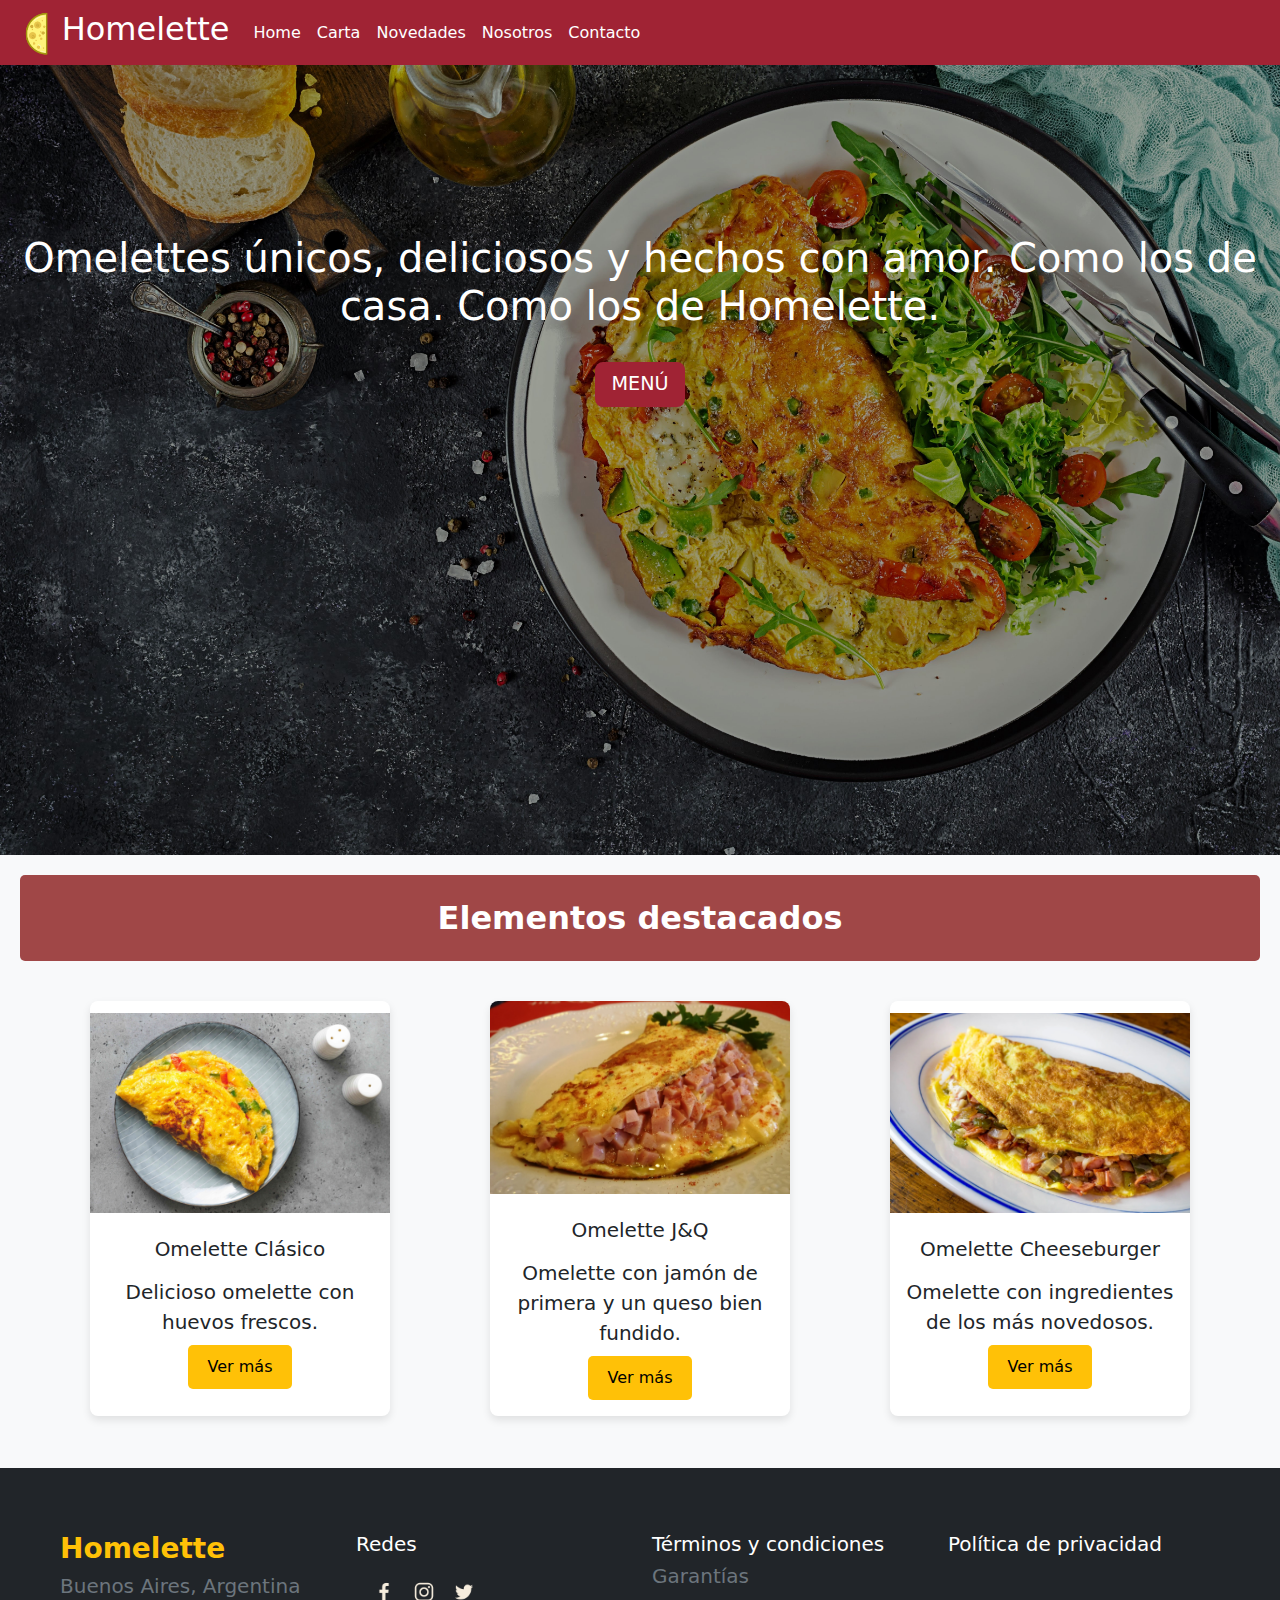
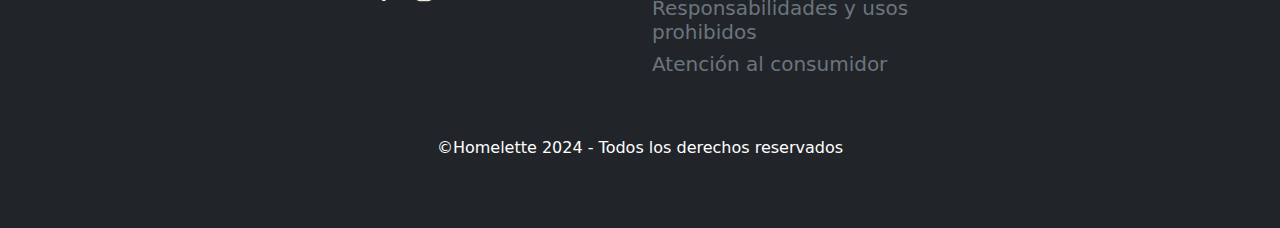
<file: index.html>
<!doctype html>
<html lang="en">
  <head>
    <meta charset="utf-8">
    <meta name="viewport" content="width=device-width, initial-scale=1">
    <!-- SEO -->
    <meta name="description" content="Disfruta de omelettes recién preparados en Homelette. Elige entre una variedad de sabores deliciosos y saludables, perfectos para un desayuno rápido y nutritivo. ¡Pide ahora!">
    
    <meta name="keywords" content="omelettes, recetas de omelettes, omelette fácil, omelette de queso, omelette vegano, omelette con verduras, omelette de jamón, desayuno saludable, recetas de desayuno, cocinar omelettes, ingredientes para omelettes, omelette esponjoso, omelette gourmet, trucos para omelettes, omelette para principiantes">
    <!-- Título -->
    <title>Homelette | Página principal</title>
    <!-- Linkeo Bootstrap-->
    <link href="https://cdn.jsdelivr.net/npm/bootstrap@5.3.3/dist/css/bootstrap.min.css" rel="stylesheet" integrity="sha384-QWTKZyjpPEjISv5WaRU9OFeRpok6YctnYmDr5pNlyT2bRjXh0JMhjY6hW+ALEwIH" crossorigin="anonymous">
    <!-- Linkeo SASS -->
     <link rel="stylesheet" href="./sass/styles.scss">
    <!-- Linkeo CSS -->
    <link rel="stylesheet" href="./estilos/styles.css">
  </head>

  <!-- Body -->
  <body>

    <!-- Header: Navbar con enlaces / Boton menú -->
    <header>
        <nav class="navbar navbar-expand-md bg-body-tertiary p-0 position-fixed w-100">
            <div class="container-fluid colorNavBar">
                <a class="navbar-brand text-white fs-2" href="#">
                    <img src="./imagenesFondo/homelette-logo.png" alt="Logo" width="30" height="24" class="d-inline-block align-text-top text-uppercase">Homelette
                </a>
                <button class="navbar-toggler border border-warning-subtle" type="button" data-bs-toggle="collapse" data-bs-target="#navbarSupportedContent" aria-controls="navbarSupportedContent" aria-expanded="false" aria-label="Toggle navigation">
                <span class="navbar-toggler-icon"></span>
                </button>
                <div class="collapse navbar-collapse" id="navbarSupportedContent">
                    <ul class="navbar-nav me-auto mb-2 mb-lg-0">
                        <li class="nav-item">
                            <a class="nav-link active text-white" aria-current="page" href="./index.html">Home</a>
                        </li>
                        <li class="nav-item">
                            <a class="nav-link text-white" href="./partesPagina/carta.html">Carta</a>
                        </li>
                        <li class="nav-item">
                            <a class="nav-link text-white" href="./partesPagina/novedades.html">Novedades</a>
                        </li>
                        <li class="nav-item">
                            <a class="nav-link text-white" href="./partesPagina/nosotros.html">Nosotros</a>
                        </li>
                        <li class="nav-item">
                            <a class="nav-link text-white" href="./partesPagina/contacto.html">Contacto</a>
                        </li>
                    </ul>
                </div>
            </div>  
          </nav>
          <section class="d-flex flex-column align-items-center justify-content-center h-75 px-3 gap-4">       
            <h1 class="text-white fw-lighter text-center">Omelettes únicos, deliciosos y hechos con amor. Como los de casa. Como los de Homelette.</h1>
            <a href="./partesPagina/carta.html" class="botonHeader text-white px-3 text-decoration-none">Menú</a>
          </section>
    </header>

    <!-- Main: Muestra rápida con Grid del menú / Elementos destacados -->
    <main>
        <section>
            <h2 class="text-center py-4 fw-normal text-white fw-bold fondoH2">Elementos destacados</h2>
        </section>
        <div class="gridResponsive">
            <!-- Item 1 -->
            <div class="contenedorMain">
                <img class="img-fluid" src="./imagenesCarta/omeletteClasico.jpg" alt="Omelette Clásico">
                <p class="fw-normal h5 p-2 m-0">Omelette Clásico</p>
                <p class="fw-lighter fs-5 p-2">Delicioso omelette con huevos frescos.</p>
                <a href="#" class="btn btn-warning mb-3">Ver más</a>
            </div>
    
            <!-- Item 2 -->
            <div class="contenedorMain">
                <img class="img-fluid" src="./imagenesCarta/omeletteJamonYQueso.jpg" alt="Omelette J&Q">
                <p class="fw-normal h5 p-2 m-0">Omelette J&Q</p>
                <p class="fw-lighter fs-5 p-2">Omelette con jamón de primera y un queso bien fundido.</p>
                <a href="#" class="btn btn-warning mb-3">Ver más</a>
            </div>
    
            <!-- Item 3 -->
            <div class="contenedorMain">
                <img class="img-fluid" src="./imagenesCarta/omeletteCheeseburguer.jpg" alt="Omelette Cheeseburger">
                <p class="fw-normal h5 p-2 m-0">Omelette Cheeseburger</p>
                <p class="fw-lighter fs-5 p-2">Omelette con ingredientes de los más novedosos.</p>
                <a href="#" class="btn btn-warning mb-3">Ver más</a>
            </div>
        </div>
    </main>
    
    <!-- Footer -->
    <footer>
        <section class="container-fluid">
          <div class="row p-5 bg-dark justify-content-center">
            <div class="col-xs-12 col-md-6 col-lg-3">
              <p class="text-warning h3 mt-3 fw-bold">Homelette</p>
              <p class="text-secondary h5">Buenos Aires, Argentina</p>
            </div>
            <div class="col-xs-12 col-md-6 col-lg-3">
              <p class="text-white h5 mt-3">Redes</p>
              <div>
                <section class="d-flex p-3 gap-2">
                  <a href="https://www.facebook.com" target="_blank" aria-label="Facebook" class="d-flex align-items-center text-white text-decoration-none">
                    <img src="./imagenesFondo/logoFb.png" alt="Logo Facebook" width="24" height="24" class="me-2">
                  </a>
                  <a href="https://www.instagram.com" target="_blank" aria-label="Instagram" class="d-flex align-items-center text-white text-decoration-none">
                    <img src="./imagenesFondo/logoIg.png" alt="Logo Instagram" width="24" height="24" class="me-2"> 
                  </a>
                  <a href="https://www.twitter.com" target="_blank" aria-label="Twitter" class="d-flex align-items-center text-white text-decoration-none">
                    <img src="./imagenesFondo/logoTw.png" alt="Logo Twitter" width="24" height="24" class="me-2">
                  </a>
                </section>
              </div>
            </div>
            <div class="col-xs-12 col-md-6 col-lg-3">
              <p class="text-white h5 mt-3">Términos y condiciones</p>
              <p class="text-secondary h5">Garantías</p>
              <p class="text-secondary h5">Responsabilidades y usos prohibidos</p>
              <p class="text-secondary h5">Atención al consumidor</p>
            </div>
            <div class="col-xs-12 col-md-6 col-lg-3">
              <p class="text-white h5 mt-3">Política de privacidad</p>
            </div>
            <p class="text-white text-center mt-5 p-1">©Homelette 2024 - Todos los derechos reservados</p>
          </div>
        </section>
      </footer>

    <!-- Scrip de Bootstrap -->

    <script src="https://cdn.jsdelivr.net/npm/bootstrap@5.3.3/dist/js/bootstrap.bundle.min.js" integrity="sha384-YvpcrYf0tY3lHB60NNkmXc5s9fDVZLESaAA55NDzOxhy9GkcIdslK1eN7N6jIeHz" crossorigin="anonymous"></script>

  </body>
</html>
</file>
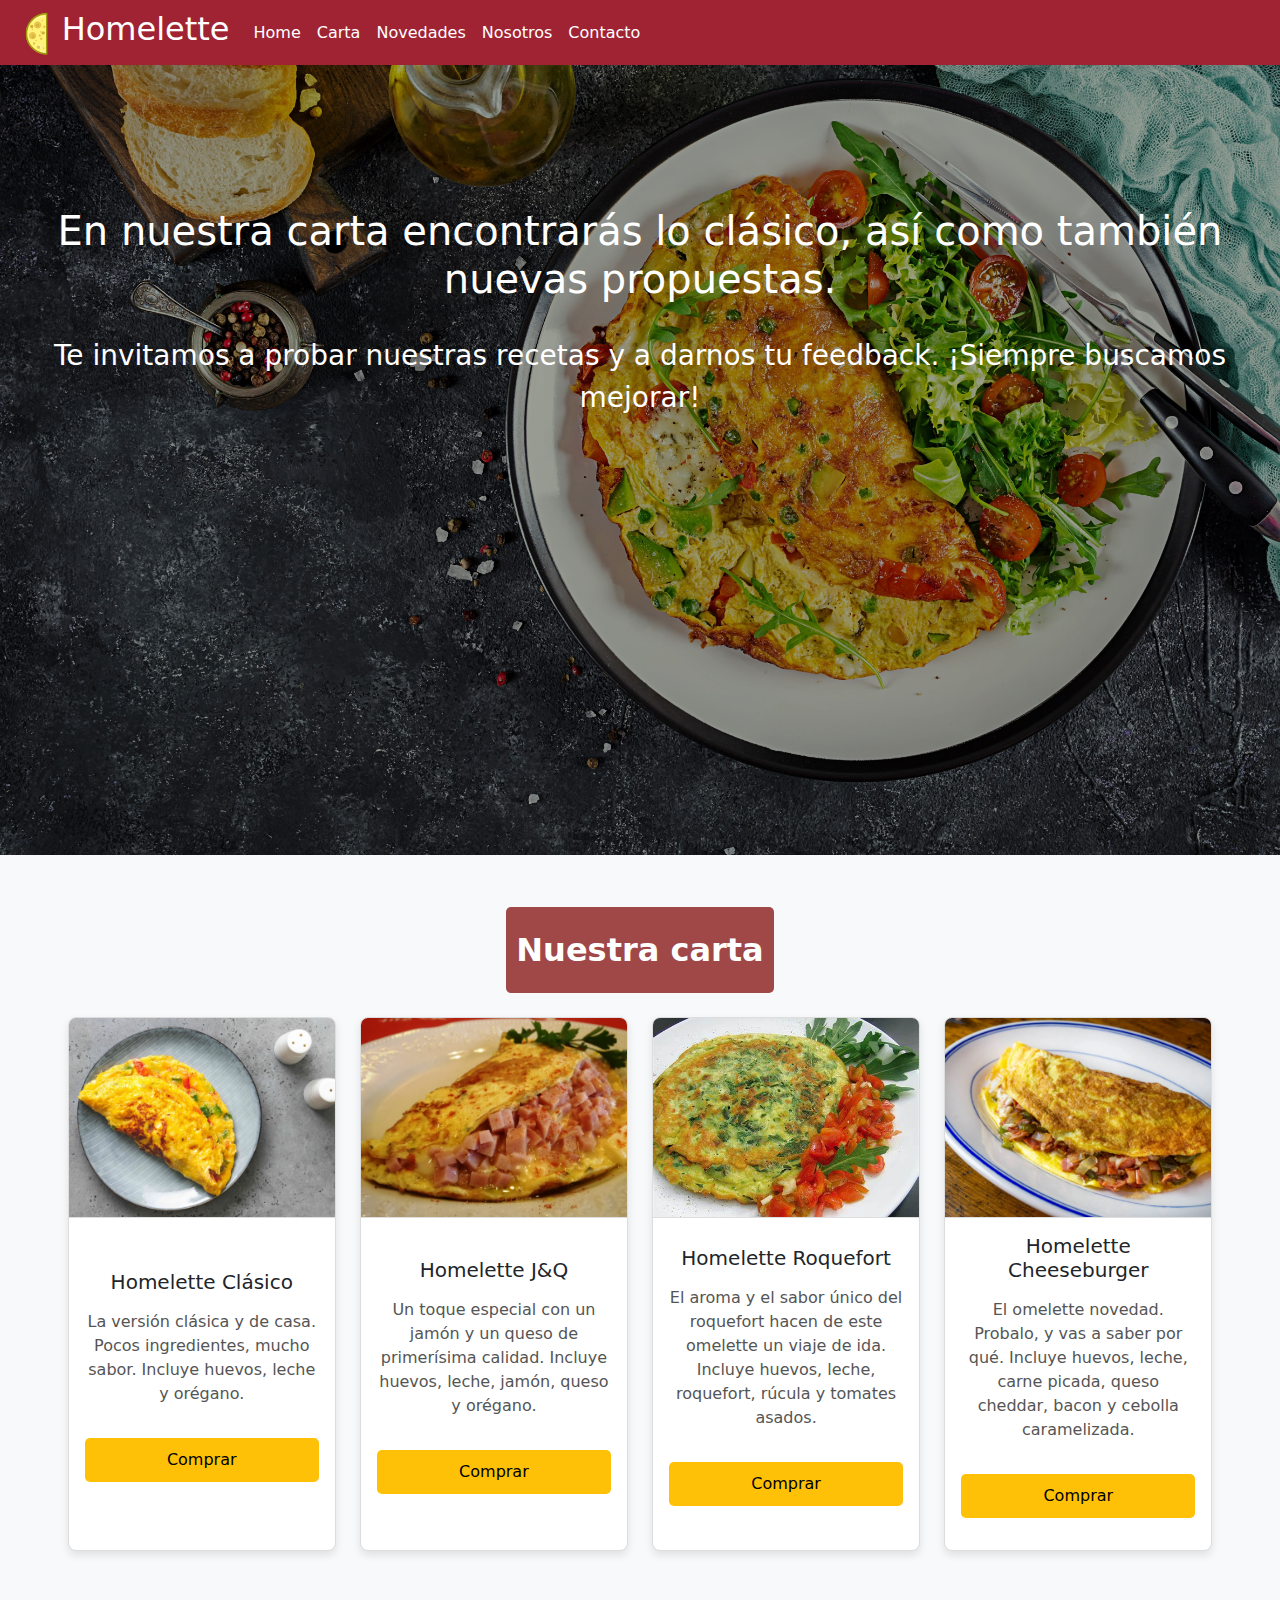
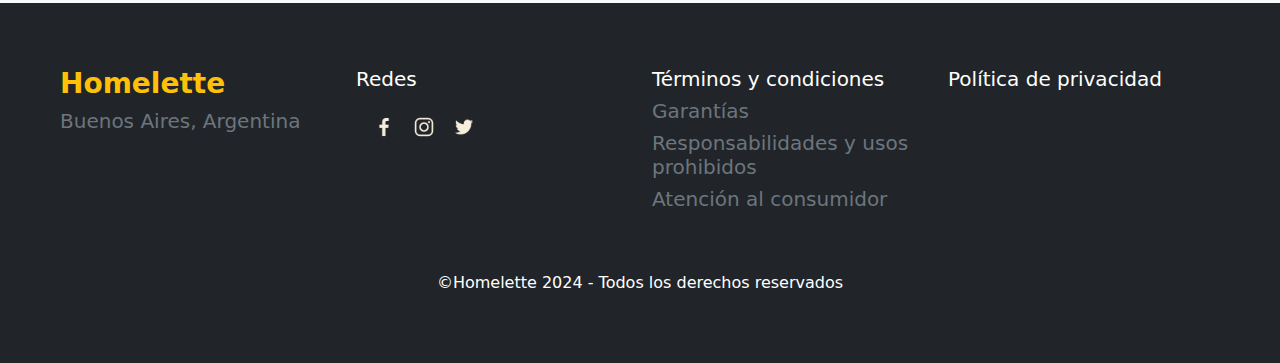
<file: partesPagina/carta.html>
<!doctype html>
<html lang="en">
  <head>
    <meta charset="utf-8">
    <meta name="viewport" content="width=device-width, initial-scale=1">
    <!-- Título -->
    <title>Homelette | Carta</title>
    <!-- Linkeo Bootstrap-->
    <link href="https://cdn.jsdelivr.net/npm/bootstrap@5.3.3/dist/css/bootstrap.min.css" rel="stylesheet" integrity="sha384-QWTKZyjpPEjISv5WaRU9OFeRpok6YctnYmDr5pNlyT2bRjXh0JMhjY6hW+ALEwIH" crossorigin="anonymous">
    <!-- Linkeo CSS -->
    <link rel="stylesheet" href="../estilos/styles.css">
  </head>

  <header>
    <nav class="navbar navbar-expand-md bg-body-tertiary p-0 position-fixed w-100">
        <div class="container-fluid colorNavBar">
            <a class="navbar-brand text-white fs-2" href="#">
                <img src="../imagenesFondo/homelette-logo.png" alt="Logo" width="30" height="24" class="d-inline-block align-text-top text-uppercase">Homelette
            </a>
            <button class="navbar-toggler border border-warning-subtle" type="button" data-bs-toggle="collapse" data-bs-target="#navbarSupportedContent" aria-controls="navbarSupportedContent" aria-expanded="false" aria-label="Toggle navigation">
            <span class="navbar-toggler-icon"></span>
            </button>
            <div class="collapse navbar-collapse" id="navbarSupportedContent">
                <ul class="navbar-nav me-auto mb-2 mb-lg-0">
                    <li class="nav-item">
                        <a class="nav-link active text-white" aria-current="page" href="../index.html">Home</a>
                    </li>
                    <li class="nav-item">
                        <a class="nav-link text-white" href="./carta.html">Carta</a>
                    </li>
                    <li class="nav-item">
                        <a class="nav-link text-white" href="./novedades.html">Novedades</a>
                    </li>
                    <li class="nav-item">
                        <a class="nav-link text-white" href="./nosotros.html">Nosotros</a>
                    </li>
                    <li class="nav-item">
                        <a class="nav-link text-white" href="./contacto.html">Contacto</a>
                    </li>
                </ul>
            </div>
        </div>  
      </nav>
      <section class="d-flex flex-column align-items-center justify-content-center h-75 px-3 gap-4">       
        <h1 class="text-white fw-normal text-center">En nuestra carta encontrarás lo clásico, así como también nuevas propuestas.</h1>
        <p class="text-white fw-lighter text-center fs-3">Te invitamos a probar nuestras recetas y a darnos tu feedback. ¡Siempre buscamos mejorar!</p>
      </section>
  </header>

  <!--Main-->
  <main>
    <section class="carta-section d-flex flex-column align-items-center">
        <h2 class="text-center py-4 fw-normal text-white fw-bold fondoH2 mb-4">Nuestra carta</h2>
        <div class="gridCarta">
            <!-- Plato 1 -->
            <div class="plato-item">
                <img src="../imagenesCarta/omeletteClasico.jpg" alt="omeletteClasico" class="card-img">
                <div class="card-body">
                    <h3 class="plato-title">Homelette Clásico</h3>
                    <p class="plato-description">La versión clásica y de casa. Pocos ingredientes, mucho sabor. Incluye huevos, leche y orégano.</p>
                    <button class="btn btn-warning mb-3">Comprar</button>
                </div>
            </div>
            
            <!-- Plato 2 -->
            <div class="plato-item">
                <img src="../imagenesCarta/omeletteJamonYQueso.jpg" alt="OmeletteJamonYQueso" class="card-img">
                <div class="card-body">
                    <h3 class="plato-title">Homelette J&Q</h3>
                    <p class="plato-description">Un toque especial con un jamón y un queso de primerísima calidad. Incluye huevos, leche, jamón, queso y orégano.</p>
                    <button class="btn btn-warning mb-3">Comprar</button>
                </div>
            </div>

            <!-- Plato 3 -->
            <div class="plato-item">
                <img src="../imagenesCarta/omeletteRoquefort.jfif" alt="omeletteRoquefort" class="card-img">
                <div class="card-body">
                    <h3 class="plato-title">Homelette Roquefort</h3>
                    <p class="plato-description">El aroma y el sabor único del roquefort hacen de este omelette un viaje de ida. Incluye huevos, leche, roquefort, rúcula y tomates asados.</p>
                    <button class="btn btn-warning mb-3">Comprar</button>
                </div>
            </div>

            <!-- Plato 4 -->
            <div class="plato-item">
                <img src="../imagenesCarta/omeletteCheeseburguer.jpg" alt="omeletteCheeseburguer" class="card-img">
                <div class="card-body">
                    <h3 class="plato-title">Homelette Cheeseburger</h3>
                    <p class="plato-description">El omelette novedad. Probalo, y vas a saber por qué. Incluye huevos, leche, carne picada, queso cheddar, bacon y cebolla caramelizada.</p>
                    <button class="btn btn-warning mb-3">Comprar</button>
                </div>
            </div>
        </div>
    </section>
  </main>
  <!--Footer-->
  <footer>
    <section class="container-fluid">
        <div class="row p-5 bg-dark justify-content-center">
          <div class="col-xs-12 col-md-6 col-lg-3">
            <p class="text-warning h3 mt-3 fw-bold">Homelette</p>
            <p class="text-secondary h5">Buenos Aires, Argentina</p>
          </div>
          <div class="col-xs-12 col-md-6 col-lg-3">
            <p class="text-white h5 mt-3">Redes</p>
            <div>
              <section class="d-flex p-3 gap-2">
                <a href="https://www.facebook.com" target="_blank" aria-label="Facebook" class="d-flex align-items-center text-white text-decoration-none">
                  <img src="../imagenesFondo/logoFb.png" alt="Logo Facebook" width="24" height="24" class="me-2">
                </a>
                <a href="https://www.instagram.com" target="_blank" aria-label="Instagram" class="d-flex align-items-center text-white text-decoration-none">
                  <img src="../imagenesFondo/logoIg.png" alt="Logo Instagram" width="24" height="24" class="me-2"> 
                </a>
                <a href="https://www.twitter.com" target="_blank" aria-label="Twitter" class="d-flex align-items-center text-white text-decoration-none">
                  <img src="../imagenesFondo/logoTw.png" alt="Logo Twitter" width="24" height="24" class="me-2">
                </a>
              </section>
            </div>
          </div>
          <div class="col-xs-12 col-md-6 col-lg-3">
            <p class="text-white h5 mt-3">Términos y condiciones</p>
            <p class="text-secondary h5">Garantías</p>
            <p class="text-secondary h5">Responsabilidades y usos prohibidos</p>
            <p class="text-secondary h5">Atención al consumidor</p>
          </div>
          <div class="col-xs-12 col-md-6 col-lg-3">
            <p class="text-white h5 mt-3">Política de privacidad</p>
          </div>
          <p class="text-white text-center mt-5 p-1">©Homelette 2024 - Todos los derechos reservados</p>
        </div>
      </section>
  </footer>
<body>
    <!-- Scrip de Bootstrap -->

    <script src="https://cdn.jsdelivr.net/npm/bootstrap@5.3.3/dist/js/bootstrap.bundle.min.js" integrity="sha384-YvpcrYf0tY3lHB60NNkmXc5s9fDVZLESaAA55NDzOxhy9GkcIdslK1eN7N6jIeHz" crossorigin="anonymous"></script>

</body>
</html>
</file>
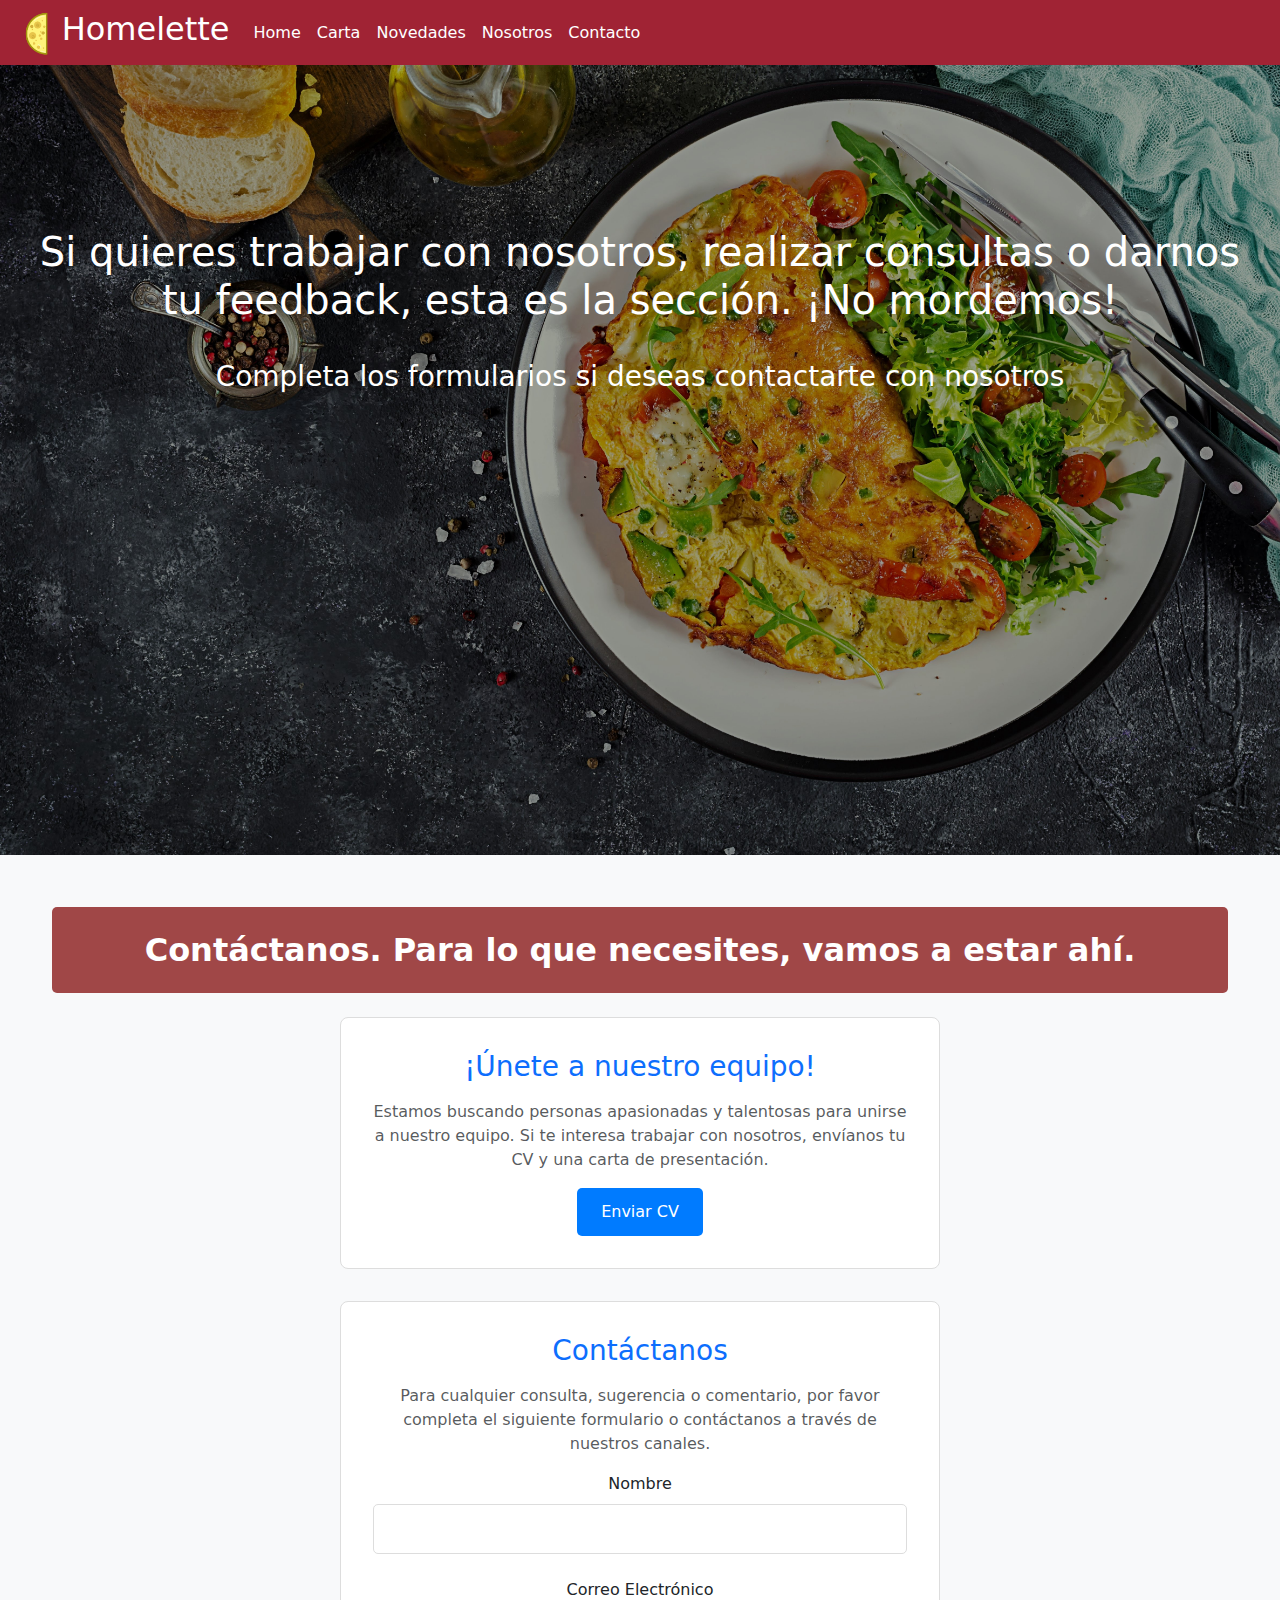
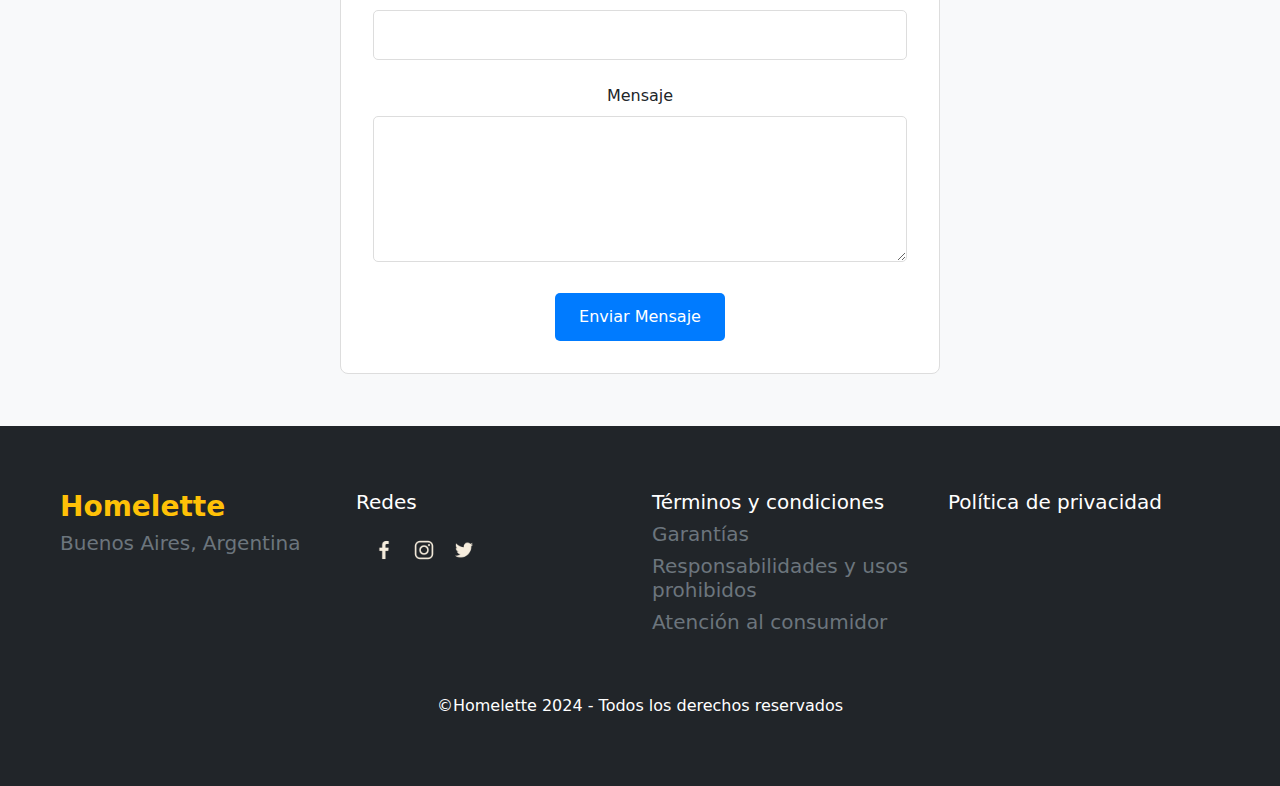
<file: partesPagina/contacto.html>
<!doctype html>
<html lang="en">
  <head>
    <meta charset="utf-8">
    <meta name="viewport" content="width=device-width, initial-scale=1">
    <!-- Título -->
    <title>Homelette | Contacto</title>
    <!-- Linkeo Bootstrap-->
    <link href="https://cdn.jsdelivr.net/npm/bootstrap@5.3.3/dist/css/bootstrap.min.css" rel="stylesheet" integrity="sha384-QWTKZyjpPEjISv5WaRU9OFeRpok6YctnYmDr5pNlyT2bRjXh0JMhjY6hW+ALEwIH" crossorigin="anonymous">
    <!-- Linkeo CSS -->
    <link rel="stylesheet" href="../estilos/styles.css">
  </head>

  <header>
    <nav class="navbar navbar-expand-md bg-body-tertiary p-0 position-fixed w-100">
        <div class="container-fluid colorNavBar">
            <a class="navbar-brand text-white fs-2" href="#">
                <img src="../imagenesFondo/homelette-logo.png" alt="Logo" width="30" height="24" class="d-inline-block align-text-top text-uppercase">Homelette
            </a>
            <button class="navbar-toggler border border-warning-subtle" type="button" data-bs-toggle="collapse" data-bs-target="#navbarSupportedContent" aria-controls="navbarSupportedContent" aria-expanded="false" aria-label="Toggle navigation">
            <span class="navbar-toggler-icon"></span>
            </button>
            <div class="collapse navbar-collapse" id="navbarSupportedContent">
                <ul class="navbar-nav me-auto mb-2 mb-lg-0">
                    <li class="nav-item">
                        <a class="nav-link active text-white" aria-current="page" href="../index.html">Home</a>
                    </li>
                    <li class="nav-item">
                        <a class="nav-link text-white" href="./carta.html">Carta</a>
                    </li>
                    <li class="nav-item">
                        <a class="nav-link text-white" href="./novedades.html">Novedades</a>
                    </li>
                    <li class="nav-item">
                        <a class="nav-link text-white" href="./nosotros.html">Nosotros</a>
                    </li>
                    <li class="nav-item">
                        <a class="nav-link text-white" href="./contacto.html">Contacto</a>
                    </li>
                </ul>
            </div>
        </div>  
      </nav>
      <section class="d-flex flex-column align-items-center justify-content-center h-75 px-3 gap-4">       
        <h1 class="text-white fw-normal text-center">Si quieres trabajar con nosotros, realizar consultas o darnos tu feedback, esta es la sección. ¡No mordemos!</h1>
        <p class="text-white fw-lighter text-center fs-3">Completa los formularios si deseas contactarte con nosotros</p>
      </section>
  </header>
  <!--Main-->
  <main>
    <section class="contacto-section">
        <h2 class="text-center py-4 fw-normal text-white fw-bold fondoH2">Contáctanos. Para lo que necesites, vamos a estar ahí.</h2>
        <div class="contact-content">
            <!-- Reclutamiento -->
            <div class="contactoInfo">
                <h3 class="text-primary">¡Únete a nuestro equipo!</h3>
                <p class="text-muted">Estamos buscando personas apasionadas y talentosas para unirse a nuestro equipo. Si te interesa trabajar con nosotros, envíanos tu CV y una carta de presentación.</p>
                <a href="mailto:reclutamiento@homelette.com" class="btn btn-primary">Enviar CV</a>
            </div>
            
            <!-- Contacto General -->
            <div class="formaContacto">
                <h3 class="text-primary">Contáctanos</h3>
                <p class="text-muted">Para cualquier consulta, sugerencia o comentario, por favor completa el siguiente formulario o contáctanos a través de nuestros canales.</p>
                <form action="mailto:contacto@homelette.com" method="post" enctype="text/plain">
                    <div class="form-group">
                        <label for="name" class="form-label">Nombre</label>
                        <input type="text" id="name" name="name" class="form-input" required>
                    </div>
                    <div class="form-group">
                        <label for="email" class="form-label">Correo Electrónico</label>
                        <input type="email" id="email" name="email" class="form-input" required>
                    </div>
                    <div class="form-group">
                        <label for="message" class="form-label">Mensaje</label>
                        <textarea id="message" name="message" class="form-input" rows="5" required></textarea>
                    </div>
                    <button type="submit" class="btn btn-primary">Enviar Mensaje</button>
                </form>
            </div>
        </div>
    </section>
  </main>

  <!--Footer-->
  <footer>
    <section class="container-fluid">
        <div class="row p-5 bg-dark justify-content-center">
          <div class="col-xs-12 col-md-6 col-lg-3">
            <p class="text-warning h3 mt-3 fw-bold">Homelette</p>
            <p class="text-secondary h5">Buenos Aires, Argentina</p>
          </div>
          <div class="col-xs-12 col-md-6 col-lg-3">
            <p class="text-white h5 mt-3">Redes</p>
            <div>
              <section class="d-flex p-3 gap-2">
                <a href="https://www.facebook.com" target="_blank" aria-label="Facebook" class="d-flex align-items-center text-white text-decoration-none">
                  <img src="../imagenesFondo/logoFb.png" alt="Logo Facebook" width="24" height="24" class="me-2">
                </a>
                <a href="https://www.instagram.com" target="_blank" aria-label="Instagram" class="d-flex align-items-center text-white text-decoration-none">
                  <img src="../imagenesFondo/logoIg.png" alt="Logo Instagram" width="24" height="24" class="me-2"> 
                </a>
                <a href="https://www.twitter.com" target="_blank" aria-label="Twitter" class="d-flex align-items-center text-white text-decoration-none">
                  <img src="../imagenesFondo/logoTw.png" alt="Logo Twitter" width="24" height="24" class="me-2">
                </a>
              </section>
            </div>
          </div>
          <div class="col-xs-12 col-md-6 col-lg-3">
            <p class="text-white h5 mt-3">Términos y condiciones</p>
            <p class="text-secondary h5">Garantías</p>
            <p class="text-secondary h5">Responsabilidades y usos prohibidos</p>
            <p class="text-secondary h5">Atención al consumidor</p>
          </div>
          <div class="col-xs-12 col-md-6 col-lg-3">
            <p class="text-white h5 mt-3">Política de privacidad</p>
          </div>
          <p class="text-white text-center mt-5 p-1">©Homelette 2024 - Todos los derechos reservados</p>
        </div>
      </section>
  </footer>
<body>
    <!-- Scrip de Bootstrap -->

    <script src="https://cdn.jsdelivr.net/npm/bootstrap@5.3.3/dist/js/bootstrap.bundle.min.js" integrity="sha384-YvpcrYf0tY3lHB60NNkmXc5s9fDVZLESaAA55NDzOxhy9GkcIdslK1eN7N6jIeHz" crossorigin="anonymous"></script>
</body>
</html>
</file>
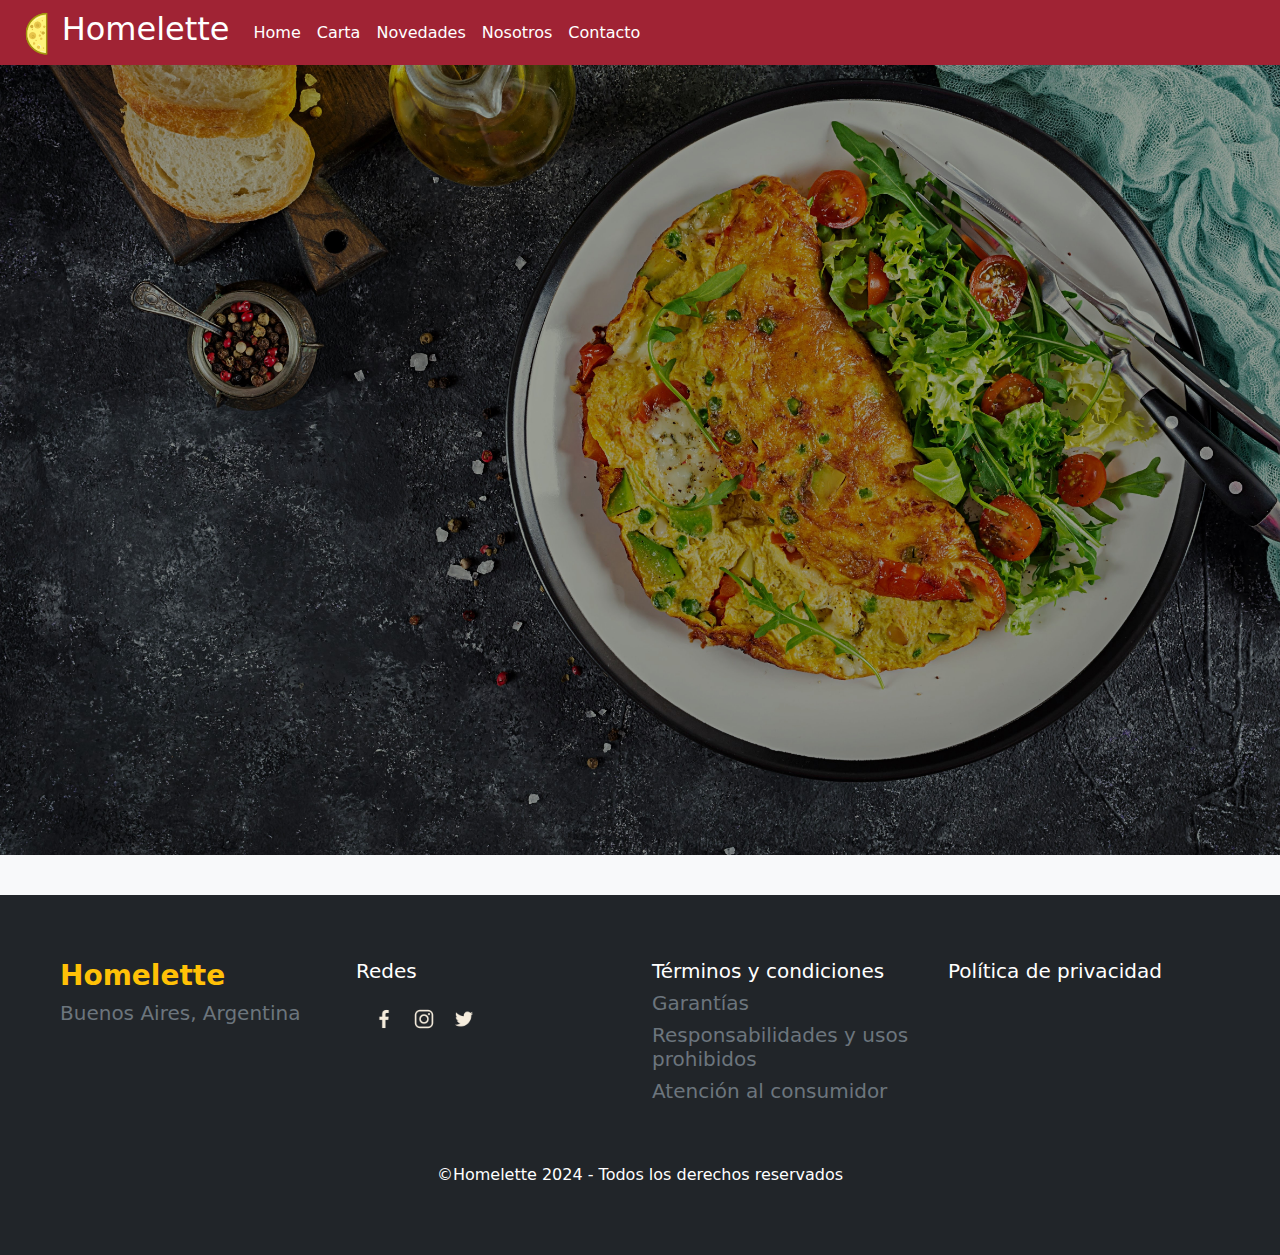
<file: partesPagina/nosotros.html>
<!doctype html>
<html lang="en">
  <head>
    <meta charset="utf-8">
    <meta name="viewport" content="width=device-width, initial-scale=1">
    <!-- Título -->
    <title>Homelette | Nosotros</title>
    <!-- Linkeo Bootstrap-->
    <link href="https://cdn.jsdelivr.net/npm/bootstrap@5.3.3/dist/css/bootstrap.min.css" rel="stylesheet" integrity="sha384-QWTKZyjpPEjISv5WaRU9OFeRpok6YctnYmDr5pNlyT2bRjXh0JMhjY6hW+ALEwIH" crossorigin="anonymous">
    <!-- Linkeo CSS -->
    <link rel="stylesheet" href="../estilos/styles.css">
  </head>

  <header>
    <nav class="navbar navbar-expand-md bg-body-tertiary p-0 position-fixed w-100">
        <div class="container-fluid colorNavBar">
            <a class="navbar-brand text-white fs-2" href="#">
                <img src="../imagenesFondo/homelette-logo.png" alt="Logo" width="30" height="24" class="d-inline-block align-text-top text-uppercase">Homelette
            </a>
            <button class="navbar-toggler border border-warning-subtle" type="button" data-bs-toggle="collapse" data-bs-target="#navbarSupportedContent" aria-controls="navbarSupportedContent" aria-expanded="false" aria-label="Toggle navigation">
            <span class="navbar-toggler-icon"></span>
            </button>
            <div class="collapse navbar-collapse" id="navbarSupportedContent">
                <ul class="navbar-nav me-auto mb-2 mb-lg-0">
                    <li class="nav-item">
                        <a class="nav-link active text-white" aria-current="page" href="../index.html">Home</a>
                    </li>
                    <li class="nav-item">
                        <a class="nav-link text-white" href="./carta.html">Carta</a>
                    </li>
                    <li class="nav-item">
                        <a class="nav-link text-white" href="./novedades.html">Novedades</a>
                    </li>
                    <li class="nav-item">
                        <a class="nav-link text-white" href="./nosotros.html">Nosotros</a>
                    </li>
                    <li class="nav-item">
                        <a class="nav-link text-white" href="./contacto.html">Contacto</a>
                    </li>
                </ul>
            </div>
        </div>  
      </nav>
  </header>
  <main>

  </main>
  <footer>
    <section class="container-fluid">
        <div class="row p-5 bg-dark justify-content-center">
          <div class="col-xs-12 col-md-6 col-lg-3">
            <p class="text-warning h3 mt-3 fw-bold">Homelette</p>
            <p class="text-secondary h5">Buenos Aires, Argentina</p>
          </div>
          <div class="col-xs-12 col-md-6 col-lg-3">
            <p class="text-white h5 mt-3">Redes</p>
            <div>
              <section class="d-flex p-3 gap-2">
                <a href="https://www.facebook.com" target="_blank" aria-label="Facebook" class="d-flex align-items-center text-white text-decoration-none">
                  <img src="../imagenesFondo/logoFb.png" alt="Logo Facebook" width="24" height="24" class="me-2">
                </a>
                <a href="https://www.instagram.com" target="_blank" aria-label="Instagram" class="d-flex align-items-center text-white text-decoration-none">
                  <img src="../imagenesFondo/logoIg.png" alt="Logo Instagram" width="24" height="24" class="me-2"> 
                </a>
                <a href="https://www.twitter.com" target="_blank" aria-label="Twitter" class="d-flex align-items-center text-white text-decoration-none">
                  <img src="../imagenesFondo/logoTw.png" alt="Logo Twitter" width="24" height="24" class="me-2">
                </a>
              </section>
            </div>
          </div>
          <div class="col-xs-12 col-md-6 col-lg-3">
            <p class="text-white h5 mt-3">Términos y condiciones</p>
            <p class="text-secondary h5">Garantías</p>
            <p class="text-secondary h5">Responsabilidades y usos prohibidos</p>
            <p class="text-secondary h5">Atención al consumidor</p>
          </div>
          <div class="col-xs-12 col-md-6 col-lg-3">
            <p class="text-white h5 mt-3">Política de privacidad</p>
          </div>
          <p class="text-white text-center mt-5 p-1">©Homelette 2024 - Todos los derechos reservados</p>
        </div>
      </section>
  </footer>
<body>
    <!-- Scrip de Bootstrap -->

    <script src="https://cdn.jsdelivr.net/npm/bootstrap@5.3.3/dist/js/bootstrap.bundle.min.js" integrity="sha384-YvpcrYf0tY3lHB60NNkmXc5s9fDVZLESaAA55NDzOxhy9GkcIdslK1eN7N6jIeHz" crossorigin="anonymous"></script>
</body>
</html>
</file>
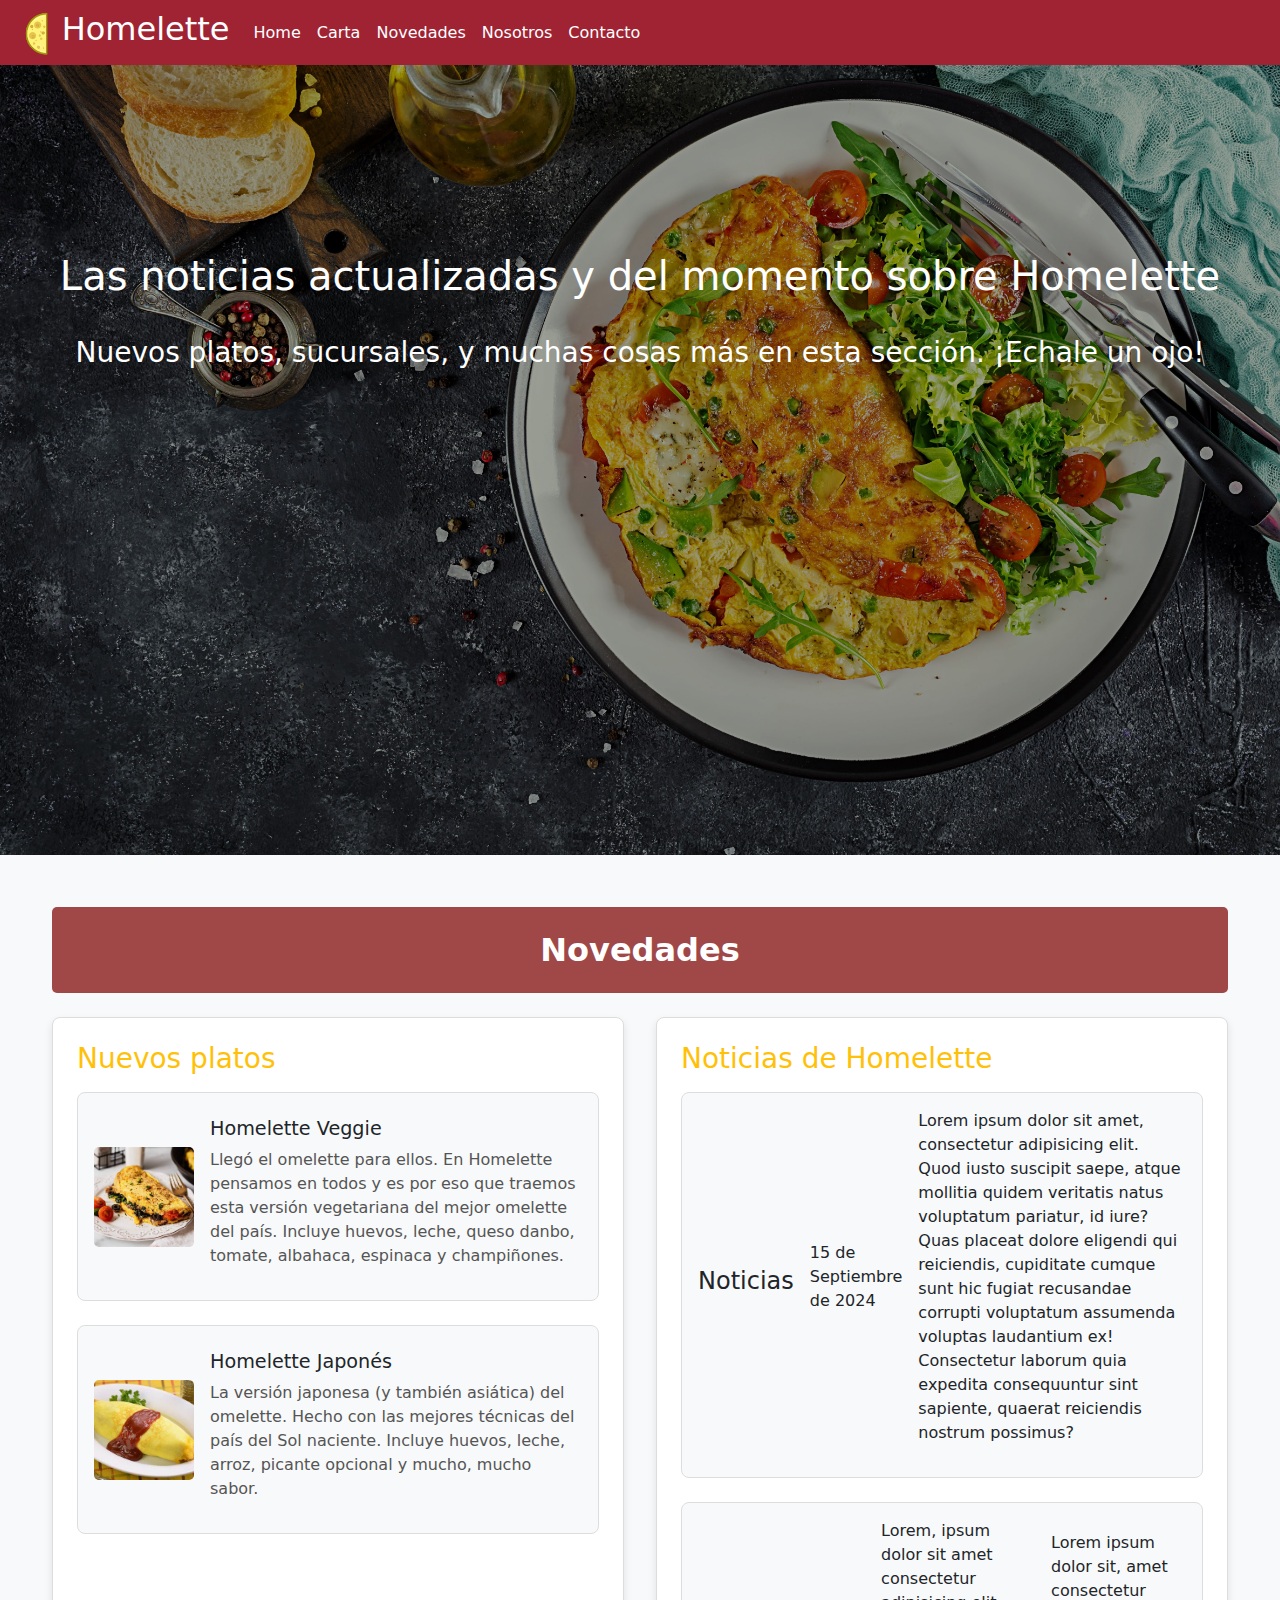
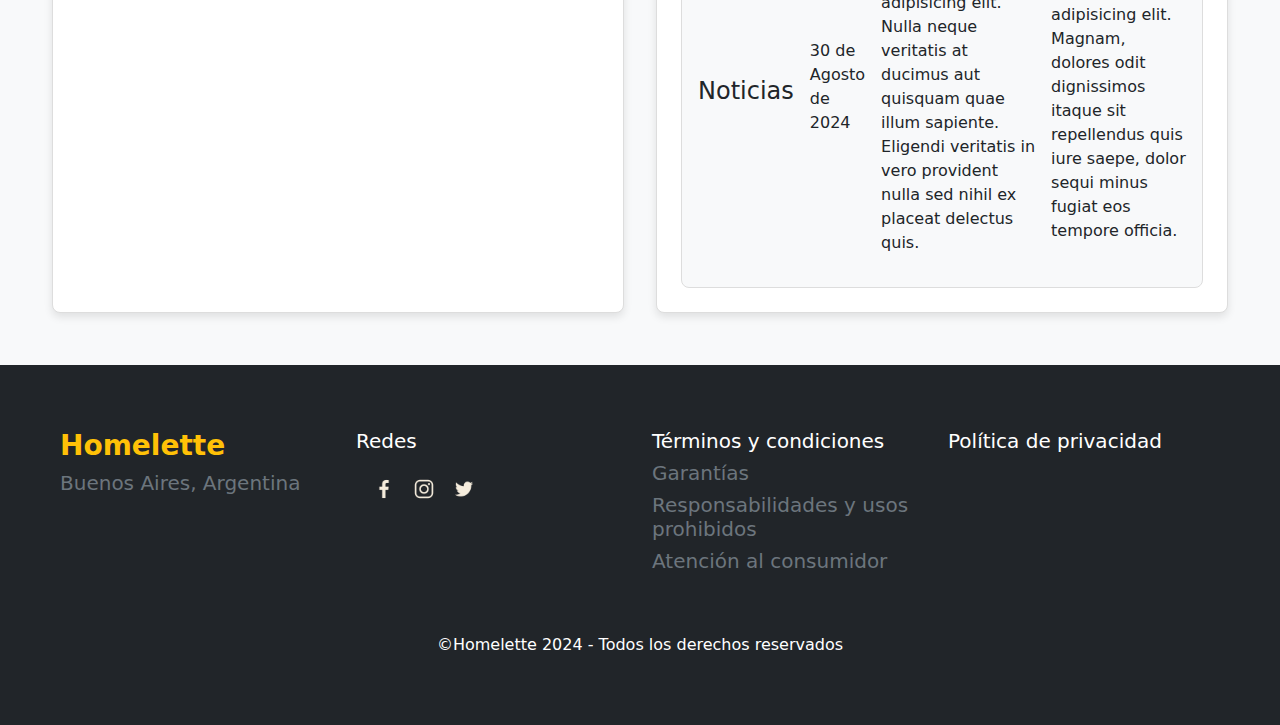
<file: partesPagina/novedades.html>
<!doctype html>
<html lang="en">
  <head>
    <meta charset="utf-8">
    <meta name="viewport" content="width=device-width, initial-scale=1">
    <!-- Título -->
    <title>Homelette | Novedades</title>
    <!-- Linkeo Bootstrap-->
    <link href="https://cdn.jsdelivr.net/npm/bootstrap@5.3.3/dist/css/bootstrap.min.css" rel="stylesheet" integrity="sha384-QWTKZyjpPEjISv5WaRU9OFeRpok6YctnYmDr5pNlyT2bRjXh0JMhjY6hW+ALEwIH" crossorigin="anonymous">
    <!-- Linkeo CSS -->
    <link rel="stylesheet" href="../estilos/styles.css">
  </head>

  <header>
    <nav class="navbar navbar-expand-md bg-body-tertiary p-0 position-fixed w-100">
        <div class="container-fluid colorNavBar">
            <a class="navbar-brand text-white fs-2" href="#">
                <img src="../imagenesFondo/homelette-logo.png" alt="Logo" width="30" height="24" class="d-inline-block align-text-top text-uppercase">Homelette
            </a>
            <button class="navbar-toggler border border-warning-subtle" type="button" data-bs-toggle="collapse" data-bs-target="#navbarSupportedContent" aria-controls="navbarSupportedContent" aria-expanded="false" aria-label="Toggle navigation">
            <span class="navbar-toggler-icon"></span>
            </button>
            <div class="collapse navbar-collapse" id="navbarSupportedContent">
                <ul class="navbar-nav me-auto mb-2 mb-lg-0">
                    <li class="nav-item">
                        <a class="nav-link active text-white" aria-current="page" href="../index.html">Home</a>
                    </li>
                    <li class="nav-item">
                        <a class="nav-link text-white" href="./carta.html">Carta</a>
                    </li>
                    <li class="nav-item">
                        <a class="nav-link text-white" href="./novedades.html">Novedades</a>
                    </li>
                    <li class="nav-item">
                        <a class="nav-link text-white" href="./nosotros.html">Nosotros</a>
                    </li>
                    <li class="nav-item">
                        <a class="nav-link text-white" href="./contacto.html">Contacto</a>
                    </li>
                </ul>
            </div>
        </div>  
      </nav>
      <section class="d-flex flex-column align-items-center justify-content-center h-75 px-3 gap-4">       
        <h1 class="text-white fw-normal text-center">Las noticias actualizadas y del momento sobre Homelette</h1>
        <p class="text-white fw-lighter text-center fs-3">Nuevos platos, sucursales, y muchas cosas más en esta sección. ¡Echale un ojo!</p>
      </section>
  </header>

  <!--Main-->
  <main>
    <section class="novedades-section">
        <h2 class="text-center py-4 fw-normal text-white fw-bold fondoH2">Novedades</h2>
        
        <!-- Nuevos Platos -->
        <div class="novedades-content">
            <div class="nuevos-platos">
                <h3 class="text-warning">Nuevos platos</h3>
                <div class="plato-list">
                    <!-- Plato 1 -->
                    <div class="plato-item">
                        <img src="../imagenesCarta/omeletteVeggie" alt="omeletteVeggie" class="plato-img">
                        <div class="plato-info">
                            <h4 class="plato-title">Homelette Veggie</h4>
                            <p class="plato-description">Llegó el omelette para ellos. En Homelette pensamos en todos y es por eso que traemos esta versión vegetariana del mejor omelette del país. Incluye huevos, leche, queso danbo, tomate, albahaca, espinaca y champiñones.</p>
                        </div>
                    </div>

                    <!-- Plato 2 -->
                    <div class="plato-item">
                        <img src="../imagenesCarta/omeletteJapones.jfif" alt="omeletteJapones" class="plato-img">
                        <div class="plato-info">
                            <h4 class="plato-title">Homelette Japonés</h4>
                            <p class="plato-description">La versión japonesa (y también asiática) del omelette. Hecho con las mejores técnicas del país del Sol naciente. Incluye huevos, leche, arroz, picante opcional y mucho, mucho sabor.</p>
                        </div>
                    </div>
                </div>
            </div>

            <!-- Noticias de Homelette -->
            <div class="noticias-homelette">
                <h3 class="text-warning">Noticias de Homelette</h3>
                <div class="noticias-list">
                    <!-- Noticia 1 -->
                    <div class="noticia-item">
                        <h4 class="noticia-title">Noticias</h4>
                        <p class="noticia-date">15 de Septiembre de 2024</p>
                        <p class="noticia-description">Lorem ipsum dolor sit amet, consectetur adipisicing elit. Quod iusto suscipit saepe, atque mollitia quidem veritatis natus voluptatum pariatur, id iure? Quas placeat dolore eligendi qui reiciendis, cupiditate cumque sunt hic fugiat recusandae corrupti voluptatum assumenda voluptas laudantium ex! Consectetur laborum quia expedita consequuntur sint sapiente, quaerat reiciendis nostrum possimus?</p>
                    </div>

                    <!-- Noticia 2 -->
                    <div class="noticia-item">
                        <h4 class="noticia-title">Noticias</h4>
                        <p class="noticia-date">30 de Agosto de 2024</p>
                        <p class="noticia-description">Lorem, ipsum dolor sit amet consectetur adipisicing elit. Nulla neque veritatis at ducimus aut quisquam quae illum sapiente. Eligendi veritatis in vero provident nulla sed nihil ex placeat delectus quis.</p>
                        <p>Lorem ipsum dolor sit, amet consectetur adipisicing elit. Magnam, dolores odit dignissimos itaque sit repellendus quis iure saepe, dolor sequi minus fugiat eos tempore officia.</p>
                    </div>
                </div>
            </div>
        </div>
    </section>
  </main>

  <!--Footer-->
  <footer>
    <section class="container-fluid">
        <div class="row p-5 bg-dark justify-content-center">
          <div class="col-xs-12 col-md-6 col-lg-3">
            <p class="text-warning h3 mt-3 fw-bold">Homelette</p>
            <p class="text-secondary h5">Buenos Aires, Argentina</p>
          </div>
          <div class="col-xs-12 col-md-6 col-lg-3">
            <p class="text-white h5 mt-3">Redes</p>
            <div>
              <section class="d-flex p-3 gap-2">
                <a href="https://www.facebook.com" target="_blank" aria-label="Facebook" class="d-flex align-items-center text-white text-decoration-none">
                  <img src="../imagenesFondo/logoFb.png" alt="Logo Facebook" width="24" height="24" class="me-2">
                </a>
                <a href="https://www.instagram.com" target="_blank" aria-label="Instagram" class="d-flex align-items-center text-white text-decoration-none">
                  <img src="../imagenesFondo/logoIg.png" alt="Logo Instagram" width="24" height="24" class="me-2"> 
                </a>
                <a href="https://www.twitter.com" target="_blank" aria-label="Twitter" class="d-flex align-items-center text-white text-decoration-none">
                  <img src="../imagenesFondo/logoTw.png" alt="Logo Twitter" width="24" height="24" class="me-2">
                </a>
              </section>
            </div>
          </div>
          <div class="col-xs-12 col-md-6 col-lg-3">
            <p class="text-white h5 mt-3">Términos y condiciones</p>
            <p class="text-secondary h5">Garantías</p>
            <p class="text-secondary h5">Responsabilidades y usos prohibidos</p>
            <p class="text-secondary h5">Atención al consumidor</p>
          </div>
          <div class="col-xs-12 col-md-6 col-lg-3">
            <p class="text-white h5 mt-3">Política de privacidad</p>
          </div>
          <p class="text-white text-center mt-5 p-1">©Homelette 2024 - Todos los derechos reservados</p>
        </div>
      </section>
  </footer>
<body>
    <!-- Scrip de Bootstrap -->

    <script src="https://cdn.jsdelivr.net/npm/bootstrap@5.3.3/dist/js/bootstrap.bundle.min.js" integrity="sha384-YvpcrYf0tY3lHB60NNkmXc5s9fDVZLESaAA55NDzOxhy9GkcIdslK1eN7N6jIeHz" crossorigin="anonymous"></script>
</body>
</html>
</file>
<file: estilos/styles.css>
@charset "UTF-8";
/* Header */
header {
  background-image: url(../imagenesFondo/omeletteFondo2.jpg);
  height: 95vh;
  background-size: cover;
  background-position: center;
  background-repeat: no-repeat;
}
header .colorNavBar {
  background-color: rgb(160, 35, 52);
  padding-left: 1rem;
}
header .navbar-brand img {
  height: 50px;
  width: auto;
}
header .nav-item {
  transition: font-size 0.3s;
}
header .nav-item:hover {
  font-size: larger;
  background-color: rgb(130, 43, 43);
  border-radius: 0.25rem;
}
header .botonHeader {
  background-color: rgb(160, 35, 52);
  text-transform: uppercase;
  font-size: larger;
  border: 1rem;
  padding: 0.5rem 1rem;
  border-radius: 0.5rem;
  max-width: 6rem;
  transition: background-color 0.4s;
  transition: transform 0.3s;
}
header .botonHeader:hover {
  background-color: rgb(130, 43, 43);
  transform: scale(1.3);
}

/* Main */
main {
  background-color: #f8f9fa;
  padding: 20px;
}
main .gridResponsive {
  display: grid;
  grid-template-columns: repeat(auto-fit, minmax(230px, 1fr));
  gap: 1rem;
  place-items: center;
}
@media only screen and (min-width: 531px) {
  main .gridResponsive {
    grid-template-columns: repeat(3, 1fr);
    justify-content: center;
    align-items: start;
    height: 90%;
    padding: 2rem;
    margin: 0rem;
  }
}
@media only screen and (min-width: 1000px) {
  main .gridResponsive {
    grid-template-columns: repeat(3, 1fr);
    place-items: center;
    justify-content: center;
    align-content: center;
    padding: 2rem;
    gap: 1.5rem;
    height: auto;
  }
  main .gridResponsive .contenedorMain {
    display: flex;
    flex-direction: column;
    align-items: center;
    justify-content: center;
    text-align: center;
    width: 100%;
    height: 100%;
  }
  main .gridResponsive .contenedorMain img {
    width: 100%;
    height: auto;
    max-height: 200px;
    object-fit: cover;
    margin-bottom: 1rem;
  }
  main .gridResponsive .contenedorMain p {
    margin: 0;
    padding: 0.5rem 0;
  }
}
main .contenedorMain {
  display: flex;
  flex-direction: column;
  align-items: center;
  justify-content: center;
  width: 100%;
  max-width: 300px;
  height: auto;
  background: #fff;
  box-shadow: 0 4px 8px rgba(0, 0, 0, 0.1);
  border-radius: 8px;
  overflow: hidden;
}
main .fondoH2 {
  background-color: rgb(160, 71, 71);
  padding: 10px;
  border-radius: 5px;
}
main .img-fluid {
  max-width: 100%;
  height: auto;
}
main .btn-warning {
  border: none;
  border-radius: 5px;
  padding: 10px 20px;
  transition: background-color 0.4s;
  transition: transform 0.3s;
}
main .btn-warning:hover {
  background-color: rgb(214, 173, 39);
  transform: scale(1.1);
}

/* Footer */
.colorH2 {
  background-color: rgb(255, 173, 96);
}

.logoRedes {
  max-width: 34px;
  max-height: 34px;
}

/* Media Queries */
@media only screen and (min-width: 768px) {
  .gridCarta {
    grid-template-columns: repeat(auto-fit, minmax(300px, 1fr));
  }
}
@media only screen and (min-width: 919px) {
  .gridCarta {
    grid-template-columns: repeat(4, 1fr);
    gap: 2rem;
  }
}
/* ---- Estilos para la sección de Carta ---- */
.carta-section {
  background-color: #f8f9fa;
  padding: 2rem;
}
.carta-section h2 {
  color: #333;
  font-size: 2rem;
  margin-bottom: 1.5rem;
}
.carta-section .gridCarta {
  display: grid;
  grid-template-columns: repeat(auto-fit, minmax(250px, 1fr));
  gap: 1.5rem;
}
.carta-section .gridCarta .plato-item {
  background-color: #fff;
  border: 1px solid #ddd;
  border-radius: 8px;
  overflow: hidden;
  box-shadow: 0 4px 8px rgba(0, 0, 0, 0.1);
  display: flex;
  flex-direction: column;
  text-align: center;
}
.carta-section .gridCarta .plato-item .card-img {
  width: 100%;
  height: 200px;
  object-fit: cover;
  border-bottom: 1px solid #ddd;
}
.carta-section .gridCarta .plato-item .card-body {
  padding: 1rem;
  display: flex;
  flex-direction: column;
  justify-content: center;
  gap: 1rem;
}
.carta-section .gridCarta .plato-item .card-body .plato-title {
  font-size: 1.25rem;
  margin: 0;
}
.carta-section .gridCarta .plato-item .card-body .plato-description {
  color: #555;
  font-size: 1rem;
}

/* ---- Estilos para la sección de Contacto ---- */
.contacto-section {
  background-color: #f8f9fa;
  padding: 2rem;
}
.contacto-section h2 {
  color: #333;
  font-size: 2rem;
  margin-bottom: 1.5rem;
}
.contacto-section .contact-content {
  display: flex;
  flex-direction: column;
  gap: 2rem;
  align-items: center;
}
.contacto-section .contact-content .contactoInfo,
.contacto-section .contact-content .formaContacto {
  background-color: #fff;
  border: 1px solid #ddd;
  border-radius: 8px;
  padding: 2rem;
  width: 100%;
  max-width: 600px;
  text-align: center;
}
.contacto-section .contact-content .contactoInfo h3,
.contacto-section .contact-content .formaContacto h3 {
  color: #007bff;
  margin-bottom: 1rem;
}
.contacto-section .contact-content .contactoInfo p,
.contacto-section .contact-content .formaContacto p {
  color: #555;
  margin-bottom: 1rem;
}
.contacto-section .contact-content .btn-primary {
  background-color: #007bff;
  color: #fff;
  border: none;
  padding: 0.75rem 1.5rem;
  border-radius: 5px;
  text-decoration: none;
  display: inline-block;
  transition: transform 0.3s;
}
.contacto-section .contact-content .btn-primary:hover {
  background-color: #0056b3;
  transform: scale(1.3);
}
.contacto-section .contact-content .form-group {
  margin-bottom: 1.5rem;
}
.contacto-section .contact-content .form-group .form-label {
  display: block;
  margin-bottom: 0.5rem;
}
.contacto-section .contact-content .form-group .form-input {
  width: 100%;
  padding: 0.75rem;
  border: 1px solid #ddd;
  border-radius: 5px;
}
.contacto-section .contact-content .form-group .form-input.textarea {
  resize: vertical;
}
@media only screen and (max-width: 768px) {
  .contacto-section .contact-content {
    flex-direction: column;
  }
}

/* ---- Estilos para la sección de Nosotros ---- */
.nosotros-section {
  background-color: #f8f9fa;
  padding: 2rem;
}
.nosotros-section h2 {
  color: #333;
  font-size: 2rem;
  margin-bottom: 1.5rem;
}
.nosotros-section .nosotros-content {
  display: grid;
  grid-template-columns: 1fr;
  gap: 2rem;
  align-items: center;
  justify-content: center;
}
.nosotros-section .nosotros-content .nosotros-img {
  display: flex;
  justify-content: center;
}
.nosotros-section .nosotros-content .nosotros-img img {
  max-width: 100%;
  height: auto;
  border-radius: 8px;
  box-shadow: 0 4px 8px rgba(0, 0, 0, 0.1);
}
.nosotros-section .nosotros-content .nosotros-text {
  text-align: center;
}
.nosotros-section .nosotros-content .nosotros-text h3 {
  color: #007bff;
  margin-top: 1rem;
  margin-bottom: 0.5rem;
}
.nosotros-section .nosotros-content .nosotros-text p {
  color: #555;
  margin-bottom: 1.5rem;
  line-height: 1.6;
}
@media (min-width: 768px) {
  .nosotros-section .nosotros-content {
    grid-template-columns: 1fr 1fr;
    align-items: start;
  }
  .nosotros-section .nosotros-content .nosotros-text {
    text-align: left;
  }
}

/* ---- Estilos para la sección de Novedades ---- */
.novedades-section {
  background-color: #f8f9fa;
  padding: 2rem;
}
.novedades-section h2 {
  color: #333;
  font-size: 2rem;
  margin-bottom: 1.5rem;
}
.novedades-section .novedades-content {
  display: flex;
  flex-direction: column;
  gap: 2rem;
}
@media (min-width: 768px) {
  .novedades-section .novedades-content {
    flex-direction: row;
    gap: 2rem;
  }
}
.novedades-section .nuevos-platos,
.novedades-section .noticias-homelette {
  background-color: #fff;
  border: 1px solid #ddd;
  border-radius: 8px;
  padding: 1.5rem;
  box-shadow: 0 4px 8px rgba(0, 0, 0, 0.1);
}
.novedades-section .nuevos-platos h3,
.novedades-section .noticias-homelette h3 {
  color: #007bff;
  margin-bottom: 1rem;
}
.novedades-section .nuevos-platos .plato-list,
.novedades-section .nuevos-platos .noticias-list,
.novedades-section .noticias-homelette .plato-list,
.novedades-section .noticias-homelette .noticias-list {
  display: flex;
  flex-direction: column;
  gap: 1.5rem;
}
.novedades-section .nuevos-platos .plato-list .plato-item,
.novedades-section .nuevos-platos .plato-list .noticia-item,
.novedades-section .nuevos-platos .noticias-list .plato-item,
.novedades-section .nuevos-platos .noticias-list .noticia-item,
.novedades-section .noticias-homelette .plato-list .plato-item,
.novedades-section .noticias-homelette .plato-list .noticia-item,
.novedades-section .noticias-homelette .noticias-list .plato-item,
.novedades-section .noticias-homelette .noticias-list .noticia-item {
  display: flex;
  gap: 1rem;
  align-items: center;
  background-color: #f8f9fa;
  border: 1px solid #ddd;
  border-radius: 8px;
  padding: 1rem;
}
.novedades-section .nuevos-platos .plato-list .plato-item .plato-img,
.novedades-section .nuevos-platos .plato-list .plato-item .noticia-img,
.novedades-section .nuevos-platos .plato-list .noticia-item .plato-img,
.novedades-section .nuevos-platos .plato-list .noticia-item .noticia-img,
.novedades-section .nuevos-platos .noticias-list .plato-item .plato-img,
.novedades-section .nuevos-platos .noticias-list .plato-item .noticia-img,
.novedades-section .nuevos-platos .noticias-list .noticia-item .plato-img,
.novedades-section .nuevos-platos .noticias-list .noticia-item .noticia-img,
.novedades-section .noticias-homelette .plato-list .plato-item .plato-img,
.novedades-section .noticias-homelette .plato-list .plato-item .noticia-img,
.novedades-section .noticias-homelette .plato-list .noticia-item .plato-img,
.novedades-section .noticias-homelette .plato-list .noticia-item .noticia-img,
.novedades-section .noticias-homelette .noticias-list .plato-item .plato-img,
.novedades-section .noticias-homelette .noticias-list .plato-item .noticia-img,
.novedades-section .noticias-homelette .noticias-list .noticia-item .plato-img,
.novedades-section .noticias-homelette .noticias-list .noticia-item .noticia-img {
  width: 100px;
  height: 100px;
  object-fit: cover;
  border-radius: 5px;
}
.novedades-section .nuevos-platos .plato-list .plato-item .plato-info,
.novedades-section .nuevos-platos .plato-list .plato-item .noticia-info,
.novedades-section .nuevos-platos .plato-list .noticia-item .plato-info,
.novedades-section .nuevos-platos .plato-list .noticia-item .noticia-info,
.novedades-section .nuevos-platos .noticias-list .plato-item .plato-info,
.novedades-section .nuevos-platos .noticias-list .plato-item .noticia-info,
.novedades-section .nuevos-platos .noticias-list .noticia-item .plato-info,
.novedades-section .nuevos-platos .noticias-list .noticia-item .noticia-info,
.novedades-section .noticias-homelette .plato-list .plato-item .plato-info,
.novedades-section .noticias-homelette .plato-list .plato-item .noticia-info,
.novedades-section .noticias-homelette .plato-list .noticia-item .plato-info,
.novedades-section .noticias-homelette .plato-list .noticia-item .noticia-info,
.novedades-section .noticias-homelette .noticias-list .plato-item .plato-info,
.novedades-section .noticias-homelette .noticias-list .plato-item .noticia-info,
.novedades-section .noticias-homelette .noticias-list .noticia-item .plato-info,
.novedades-section .noticias-homelette .noticias-list .noticia-item .noticia-info {
  flex: 1;
}
.novedades-section .nuevos-platos .plato-list .plato-item .plato-info .plato-title,
.novedades-section .nuevos-platos .plato-list .plato-item .plato-info .noticia-title,
.novedades-section .nuevos-platos .plato-list .plato-item .noticia-info .plato-title,
.novedades-section .nuevos-platos .plato-list .plato-item .noticia-info .noticia-title,
.novedades-section .nuevos-platos .plato-list .noticia-item .plato-info .plato-title,
.novedades-section .nuevos-platos .plato-list .noticia-item .plato-info .noticia-title,
.novedades-section .nuevos-platos .plato-list .noticia-item .noticia-info .plato-title,
.novedades-section .nuevos-platos .plato-list .noticia-item .noticia-info .noticia-title,
.novedades-section .nuevos-platos .noticias-list .plato-item .plato-info .plato-title,
.novedades-section .nuevos-platos .noticias-list .plato-item .plato-info .noticia-title,
.novedades-section .nuevos-platos .noticias-list .plato-item .noticia-info .plato-title,
.novedades-section .nuevos-platos .noticias-list .plato-item .noticia-info .noticia-title,
.novedades-section .nuevos-platos .noticias-list .noticia-item .plato-info .plato-title,
.novedades-section .nuevos-platos .noticias-list .noticia-item .plato-info .noticia-title,
.novedades-section .nuevos-platos .noticias-list .noticia-item .noticia-info .plato-title,
.novedades-section .nuevos-platos .noticias-list .noticia-item .noticia-info .noticia-title,
.novedades-section .noticias-homelette .plato-list .plato-item .plato-info .plato-title,
.novedades-section .noticias-homelette .plato-list .plato-item .plato-info .noticia-title,
.novedades-section .noticias-homelette .plato-list .plato-item .noticia-info .plato-title,
.novedades-section .noticias-homelette .plato-list .plato-item .noticia-info .noticia-title,
.novedades-section .noticias-homelette .plato-list .noticia-item .plato-info .plato-title,
.novedades-section .noticias-homelette .plato-list .noticia-item .plato-info .noticia-title,
.novedades-section .noticias-homelette .plato-list .noticia-item .noticia-info .plato-title,
.novedades-section .noticias-homelette .plato-list .noticia-item .noticia-info .noticia-title,
.novedades-section .noticias-homelette .noticias-list .plato-item .plato-info .plato-title,
.novedades-section .noticias-homelette .noticias-list .plato-item .plato-info .noticia-title,
.novedades-section .noticias-homelette .noticias-list .plato-item .noticia-info .plato-title,
.novedades-section .noticias-homelette .noticias-list .plato-item .noticia-info .noticia-title,
.novedades-section .noticias-homelette .noticias-list .noticia-item .plato-info .plato-title,
.novedades-section .noticias-homelette .noticias-list .noticia-item .plato-info .noticia-title,
.novedades-section .noticias-homelette .noticias-list .noticia-item .noticia-info .plato-title,
.novedades-section .noticias-homelette .noticias-list .noticia-item .noticia-info .noticia-title {
  font-size: 1.2rem;
  margin: 0.5rem 0;
}
.novedades-section .nuevos-platos .plato-list .plato-item .plato-info .plato-description,
.novedades-section .nuevos-platos .plato-list .plato-item .plato-info .noticia-description,
.novedades-section .nuevos-platos .plato-list .plato-item .noticia-info .plato-description,
.novedades-section .nuevos-platos .plato-list .plato-item .noticia-info .noticia-description,
.novedades-section .nuevos-platos .plato-list .noticia-item .plato-info .plato-description,
.novedades-section .nuevos-platos .plato-list .noticia-item .plato-info .noticia-description,
.novedades-section .nuevos-platos .plato-list .noticia-item .noticia-info .plato-description,
.novedades-section .nuevos-platos .plato-list .noticia-item .noticia-info .noticia-description,
.novedades-section .nuevos-platos .noticias-list .plato-item .plato-info .plato-description,
.novedades-section .nuevos-platos .noticias-list .plato-item .plato-info .noticia-description,
.novedades-section .nuevos-platos .noticias-list .plato-item .noticia-info .plato-description,
.novedades-section .nuevos-platos .noticias-list .plato-item .noticia-info .noticia-description,
.novedades-section .nuevos-platos .noticias-list .noticia-item .plato-info .plato-description,
.novedades-section .nuevos-platos .noticias-list .noticia-item .plato-info .noticia-description,
.novedades-section .nuevos-platos .noticias-list .noticia-item .noticia-info .plato-description,
.novedades-section .nuevos-platos .noticias-list .noticia-item .noticia-info .noticia-description,
.novedades-section .noticias-homelette .plato-list .plato-item .plato-info .plato-description,
.novedades-section .noticias-homelette .plato-list .plato-item .plato-info .noticia-description,
.novedades-section .noticias-homelette .plato-list .plato-item .noticia-info .plato-description,
.novedades-section .noticias-homelette .plato-list .plato-item .noticia-info .noticia-description,
.novedades-section .noticias-homelette .plato-list .noticia-item .plato-info .plato-description,
.novedades-section .noticias-homelette .plato-list .noticia-item .plato-info .noticia-description,
.novedades-section .noticias-homelette .plato-list .noticia-item .noticia-info .plato-description,
.novedades-section .noticias-homelette .plato-list .noticia-item .noticia-info .noticia-description,
.novedades-section .noticias-homelette .noticias-list .plato-item .plato-info .plato-description,
.novedades-section .noticias-homelette .noticias-list .plato-item .plato-info .noticia-description,
.novedades-section .noticias-homelette .noticias-list .plato-item .noticia-info .plato-description,
.novedades-section .noticias-homelette .noticias-list .plato-item .noticia-info .noticia-description,
.novedades-section .noticias-homelette .noticias-list .noticia-item .plato-info .plato-description,
.novedades-section .noticias-homelette .noticias-list .noticia-item .plato-info .noticia-description,
.novedades-section .noticias-homelette .noticias-list .noticia-item .noticia-info .plato-description,
.novedades-section .noticias-homelette .noticias-list .noticia-item .noticia-info .noticia-description {
  color: #555;
}
.novedades-section .nuevos-platos .plato-list .plato-item .plato-info .noticia-date,
.novedades-section .nuevos-platos .plato-list .plato-item .noticia-info .noticia-date,
.novedades-section .nuevos-platos .plato-list .noticia-item .plato-info .noticia-date,
.novedades-section .nuevos-platos .plato-list .noticia-item .noticia-info .noticia-date,
.novedades-section .nuevos-platos .noticias-list .plato-item .plato-info .noticia-date,
.novedades-section .nuevos-platos .noticias-list .plato-item .noticia-info .noticia-date,
.novedades-section .nuevos-platos .noticias-list .noticia-item .plato-info .noticia-date,
.novedades-section .nuevos-platos .noticias-list .noticia-item .noticia-info .noticia-date,
.novedades-section .noticias-homelette .plato-list .plato-item .plato-info .noticia-date,
.novedades-section .noticias-homelette .plato-list .plato-item .noticia-info .noticia-date,
.novedades-section .noticias-homelette .plato-list .noticia-item .plato-info .noticia-date,
.novedades-section .noticias-homelette .plato-list .noticia-item .noticia-info .noticia-date,
.novedades-section .noticias-homelette .noticias-list .plato-item .plato-info .noticia-date,
.novedades-section .noticias-homelette .noticias-list .plato-item .noticia-info .noticia-date,
.novedades-section .noticias-homelette .noticias-list .noticia-item .plato-info .noticia-date,
.novedades-section .noticias-homelette .noticias-list .noticia-item .noticia-info .noticia-date {
  color: #888;
  font-size: 0.9rem;
  margin: 0.5rem 0;
}
@media (min-width: 768px) {
  .novedades-section .nuevos-platos,
  .novedades-section .noticias-homelette {
    flex: 1;
  }
  .novedades-section .plato-list,
  .novedades-section .noticias-list {
    gap: 2rem;
  }
}

/*# sourceMappingURL=styles.css.map */
</file>
